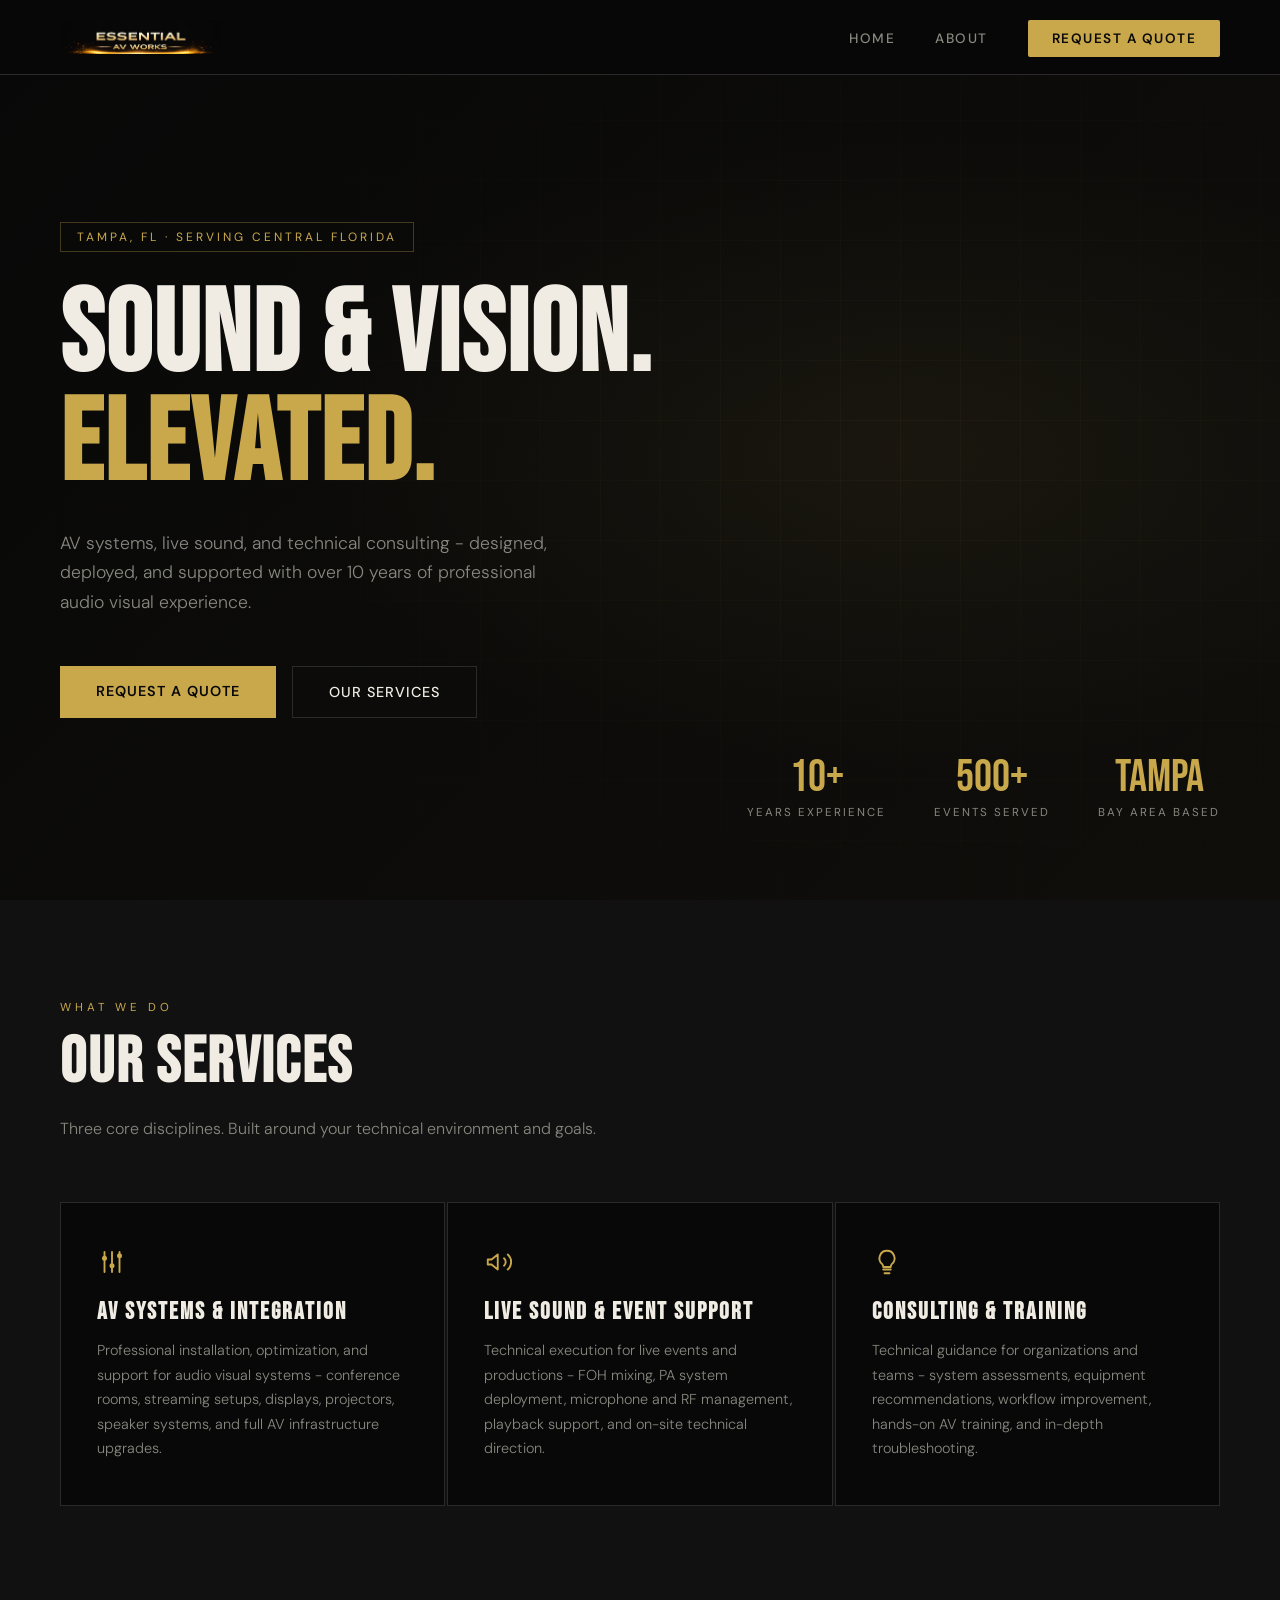
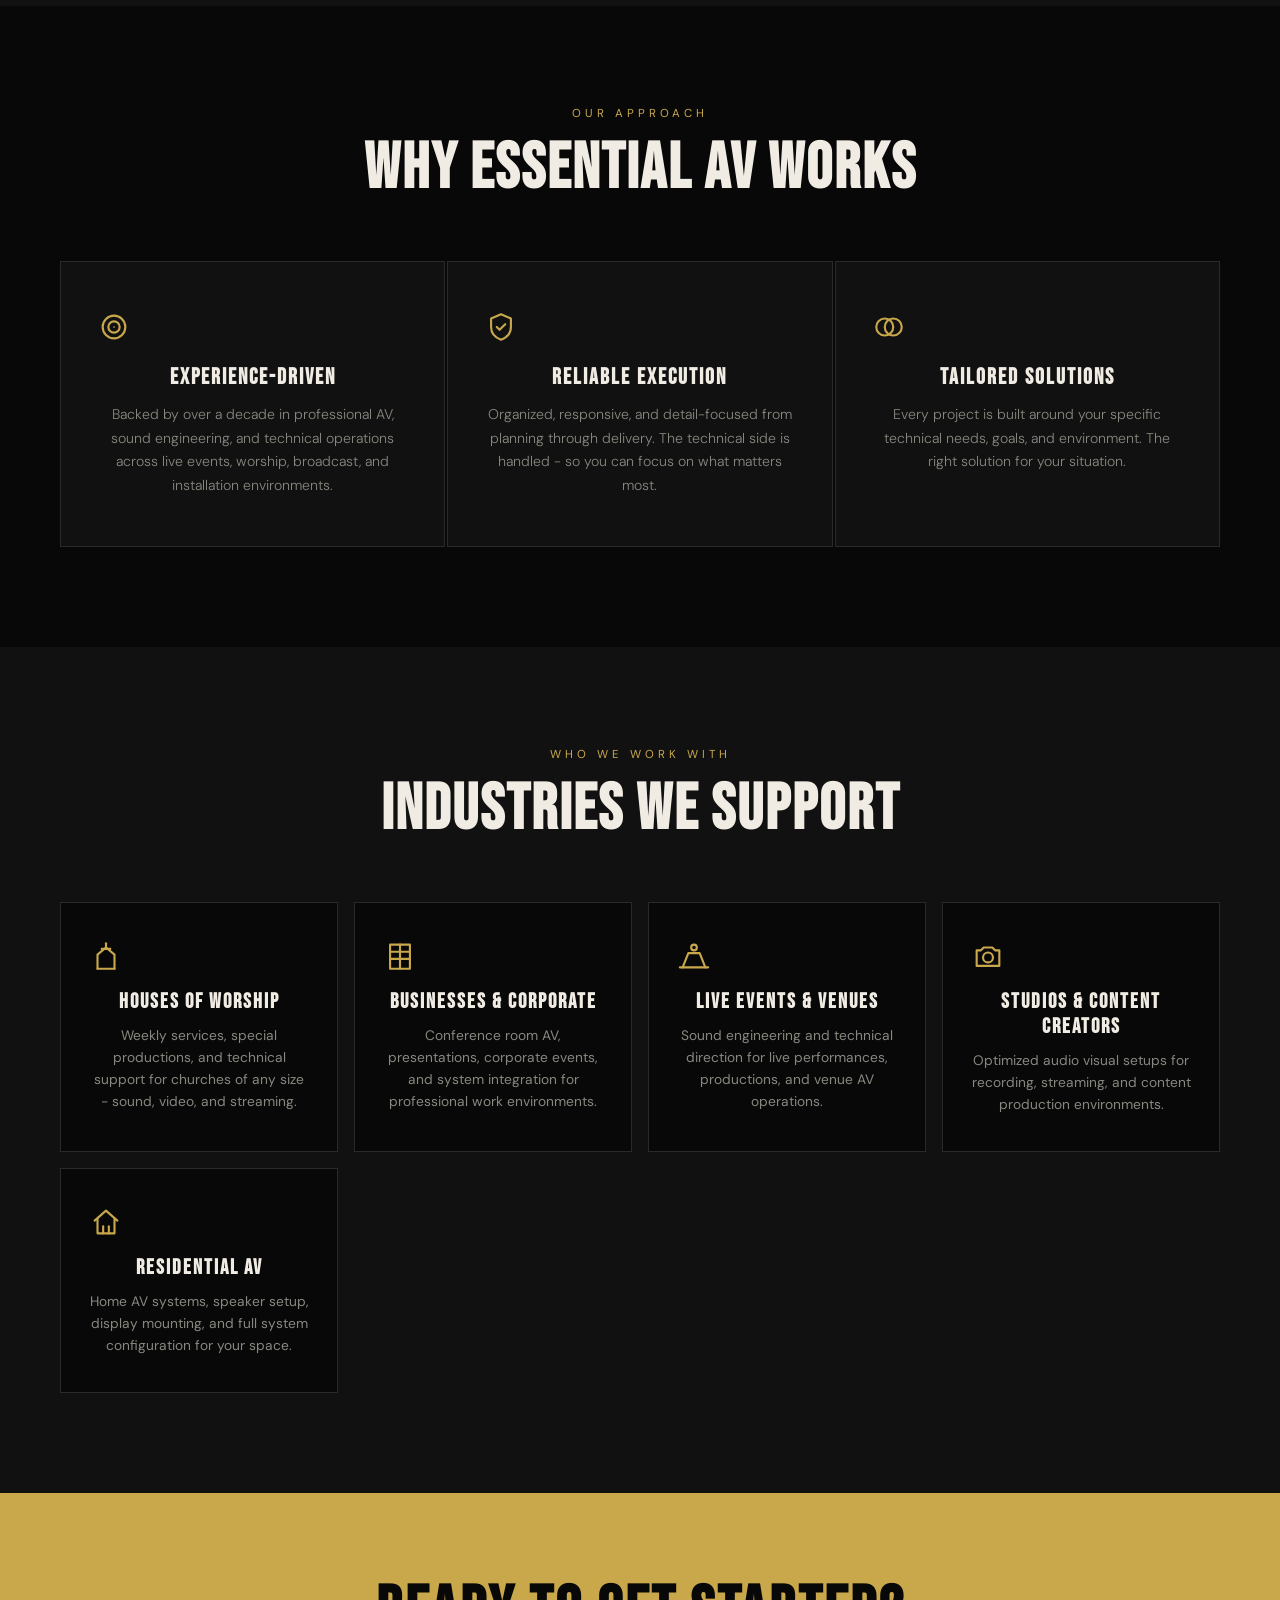
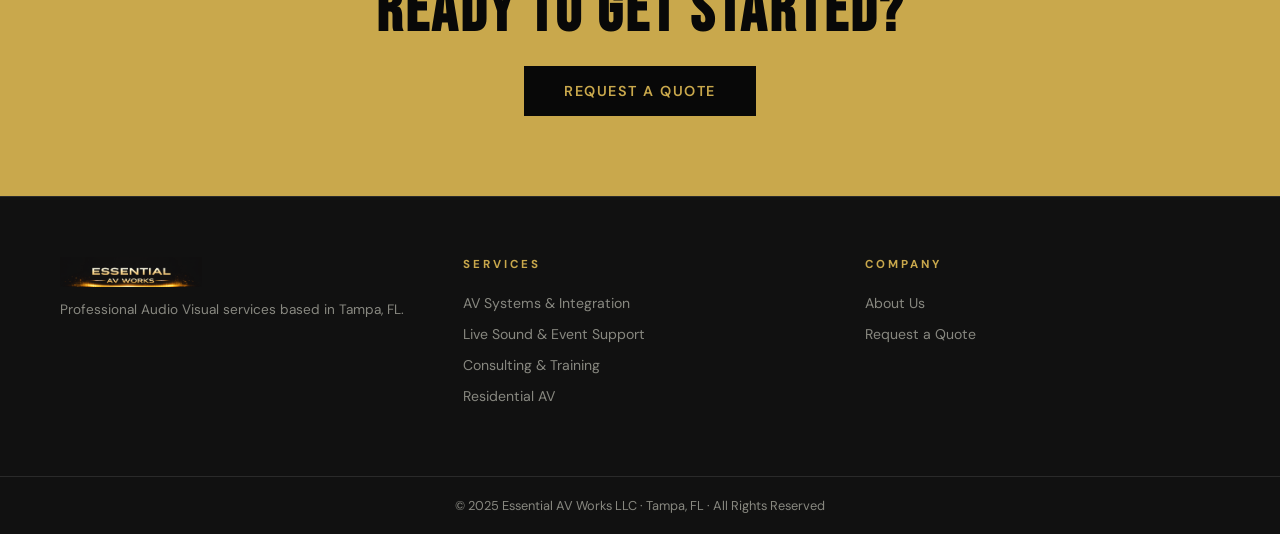
<file: index.html>
<!DOCTYPE html> 
<html>
<head>
<meta charset="utf-8">
<meta name="viewport" content="width=device-width, initial-scale=1.0">
<title>Essential AV Works | Tampa, FL</title>
<meta name="description" content="Professional Audio Visual services in Tampa, FL. Live sound, AV production, residential installs, and event support.">
<link rel="stylesheet" href="style.css">
</head>
<body>

<nav>
  <a href="index.html" class="nav-logo"><img src="logo.png" alt="Essential AV Works" class="logo-img"></a>
  <button class="hamburger" id="hamburger" aria-label="Menu">
    <span></span><span></span><span></span>
  </button>
  <ul class="nav-links" id="nav-links">
    <li><a href="index.html">Home</a></li>
    <li><a href="about.html">About</a></li>
    <li><a href="contact.html" class="nav-cta">Request a Quote</a></li>
  </ul>
</nav>

<!-- HERO -->
<section class="hero">
  <div class="hero-bg"></div>
  <div class="hero-grid"></div>
  <div class="hero-content">
    <div class="hero-tag">Tampa, FL &middot; Serving Central Florida</div>
    <h1>Sound &amp; Vision.<br><span>Elevated.</span></h1>
    <p class="hero-sub">AV systems, live sound, and technical consulting - designed, deployed, and supported with over 10 years of professional audio visual experience.</p>
    <div class="hero-actions">
      <a href="contact.html" class="btn-primary">Request a Quote</a>
      <a href="#services" class="btn-outline">Our Services</a>
    </div>
  </div>
  <div class="hero-stats">
    <div class="stat-item">
      <div class="stat-num">10+</div>
      <div class="stat-label">Years Experience</div>
    </div>
    <div class="stat-item">
      <div class="stat-num">500+</div>
      <div class="stat-label">Events Served</div>
    </div>
    <div class="stat-item">
      <div class="stat-num">Tampa</div>
      <div class="stat-label">Bay Area Based</div>
    </div>
  </div>
</section>

<!-- SERVICES -->
<section class="services-section" id="services">
  <div class="services-header">
    <span class="section-label">What We Do</span>
    <h2 class="section-title">Our Services</h2>
    <p class="section-desc">Three core disciplines. Built around your technical environment and goals.</p>
  </div>
  <div class="services-grid">
    <div class="service-card">
      <span class="service-icon"><svg viewBox="0 0 24 24" fill="none" stroke="currentColor" stroke-width="1.5" stroke-linecap="round" stroke-linejoin="round"><line x1="6" y1="4" x2="6" y2="20"/><circle cx="6" cy="9" r="2" fill="currentColor" stroke="none"/><line x1="12" y1="4" x2="12" y2="20"/><circle cx="12" cy="15" r="2" fill="currentColor" stroke="none"/><line x1="18" y1="4" x2="18" y2="20"/><circle cx="18" cy="7" r="2" fill="currentColor" stroke="none"/></svg></span>
      <h3>AV Systems &amp; Integration</h3>
      <p>Professional installation, optimization, and support for audio visual systems - conference rooms, streaming setups, displays, projectors, speaker systems, and full AV infrastructure upgrades.</p>
    </div>
    <div class="service-card">
      <span class="service-icon"><svg viewBox="0 0 24 24" fill="none" stroke="currentColor" stroke-width="1.5" stroke-linecap="round" stroke-linejoin="round"><path d="M3 10v4h3l5 4V6l-5 4H3z"/><path d="M16 9a4 4 0 0 1 0 6"/><path d="M19 6a8 8 0 0 1 0 12"/></svg></span>
      <h3>Live Sound &amp; Event Support</h3>
      <p>Technical execution for live events and productions - FOH mixing, PA system deployment, microphone and RF management, playback support, and on-site technical direction.</p>
    </div>
    <div class="service-card">
      <span class="service-icon"><svg viewBox="0 0 24 24" fill="none" stroke="currentColor" stroke-width="1.5" stroke-linecap="round" stroke-linejoin="round"><path d="M9 18h6"/><path d="M10 21h4"/><path d="M12 3a6 6 0 0 0-4 10.5c.6.6 1 1.4 1 2.5h6c0-1.1.4-1.9 1-2.5A6 6 0 0 0 12 3z"/></svg></span>
      <h3>Consulting &amp; Training</h3>
      <p>Technical guidance for organizations and teams - system assessments, equipment recommendations, workflow improvement, hands-on AV training, and in-depth troubleshooting.</p>
    </div>
  </div>
</section>

<!-- PILLARS -->
<section class="pillars-section">
  <div style="max-width: 1200px; margin: 0 auto; text-align: center;">
    <span class="section-label">Our Approach</span>
    <h2 class="section-title">Why Essential AV Works</h2>
  </div>
  <div class="pillars-grid">
    <div class="pillar">
      <span class="pillar-icon"><svg viewBox="0 0 24 24" fill="none" stroke="currentColor" stroke-width="1.5" stroke-linecap="round" stroke-linejoin="round"><circle cx="12" cy="12" r="8"/><circle cx="12" cy="12" r="4"/><circle cx="12" cy="12" r="0.6" fill="currentColor" stroke="none"/></svg></span>
      <h3>Experience-Driven</h3>
      <p>Backed by over a decade in professional AV, sound engineering, and technical operations across live events, worship, broadcast, and installation environments.</p>
    </div>
    <div class="pillar">
      <span class="pillar-icon"><svg viewBox="0 0 24 24" fill="none" stroke="currentColor" stroke-width="1.5" stroke-linecap="round" stroke-linejoin="round"><path d="M12 3l7 3v6c0 4.5-3 7.5-7 9-4-1.5-7-4.5-7-9V6l7-3z"/><path d="M9 12l2 2 4-4"/></svg></span>
      <h3>Reliable Execution</h3>
      <p>Organized, responsive, and detail-focused from planning through delivery. The technical side is handled - so you can focus on what matters most.</p>
    </div>
    <div class="pillar">
      <span class="pillar-icon"><svg viewBox="0 0 24 24" fill="none" stroke="currentColor" stroke-width="1.5" stroke-linecap="round" stroke-linejoin="round"><circle cx="9" cy="12" r="6"/><circle cx="15" cy="12" r="6"/></svg></span>
      <h3>Tailored Solutions</h3>
      <p>Every project is built around your specific technical needs, goals, and environment. The right solution for your situation.</p>
    </div>
  </div>
</section>

<!-- INDUSTRIES -->
<section class="events-section">
  <div class="events-header">
    <span class="section-label">Who We Work With</span>
    <h2 class="section-title">Industries We Support</h2>
  </div>
  <div class="events-grid">
    <div class="event-card">
      <span class="event-emoji"><svg viewBox="0 0 24 24" fill="none" stroke="currentColor" stroke-width="1.5" stroke-linecap="round" stroke-linejoin="round"><path d="M12 3v4"/><path d="M9 7h6"/><path d="M6 21V11l6-5 6 5v10"/><path d="M6 21h12"/></svg></span>
      <h3>Houses of Worship</h3>
      <p>Weekly services, special productions, and technical support for churches of any size - sound, video, and streaming.</p>
    </div>
    <div class="event-card">
      <span class="event-emoji"><svg viewBox="0 0 24 24" fill="none" stroke="currentColor" stroke-width="1.5" stroke-linecap="round" stroke-linejoin="round"><rect x="5" y="4" width="14" height="17"/><line x1="5" y1="9" x2="19" y2="9"/><line x1="5" y1="14" x2="19" y2="14"/><line x1="12" y1="4" x2="12" y2="21"/></svg></span>
      <h3>Businesses &amp; Corporate</h3>
      <p>Conference room AV, presentations, corporate events, and system integration for professional work environments.</p>
    </div>
    <div class="event-card">
      <span class="event-emoji"><svg viewBox="0 0 24 24" fill="none" stroke="currentColor" stroke-width="1.5" stroke-linecap="round" stroke-linejoin="round"><path d="M4 20l4-10h8l4 10"/><line x1="2" y1="20" x2="22" y2="20"/><circle cx="12" cy="6" r="2"/></svg></span>
      <h3>Live Events &amp; Venues</h3>
      <p>Sound engineering and technical direction for live performances, productions, and venue AV operations.</p>
    </div>
    <div class="event-card">
      <span class="event-emoji"><svg viewBox="0 0 24 24" fill="none" stroke="currentColor" stroke-width="1.5" stroke-linecap="round" stroke-linejoin="round"><path d="M4 8h3l2-2h6l2 2h3v11H4z"/><circle cx="12" cy="13" r="3.5"/></svg></span>
      <h3>Studios &amp; Content Creators</h3>
      <p>Optimized audio visual setups for recording, streaming, and content production environments.</p>
    </div>
    <div class="event-card">
      <span class="event-emoji"><svg viewBox="0 0 24 24" fill="none" stroke="currentColor" stroke-width="1.5" stroke-linecap="round" stroke-linejoin="round"><path d="M4 11l8-7 8 7"/><path d="M6 10v10h12V10"/><line x1="10" y1="20" x2="10" y2="15"/><line x1="14" y1="20" x2="14" y2="15"/></svg></span>
      <h3>Residential AV</h3>
      <p>Home AV systems, speaker setup, display mounting, and full system configuration for your space.</p>
    </div>
  </div>
</section>

<!-- CTA -->
<div class="cta-strip">
  <h2>Ready to Get Started?</h2>
  
  <a href="contact.html" class="btn-dark">Request a Quote</a>
</div>

<footer>
  <div class="footer-brand">
    <a href="index.html" class="nav-logo"><img src="logo.png" alt="Essential AV Works" class="logo-img"></a>
    <p>Professional Audio Visual services based in Tampa, FL.</p>
  </div>
  <div class="footer-col">
    <h4>Services</h4>
    <ul>
      <li><a href="index.html#services">AV Systems &amp; Integration</a></li>
      <li><a href="index.html#services">Live Sound &amp; Event Support</a></li>
      <li><a href="index.html#services">Consulting &amp; Training</a></li>
      <li><a href="index.html#services">Residential AV</a></li>
    </ul>
  </div>
  <div class="footer-col">
    <h4>Company</h4>
    <ul>
      <li><a href="about.html">About Us</a></li>
      <li><a href="contact.html">Request a Quote</a></li>
    </ul>
  </div>
</footer>
<div class="footer-bottom">&copy; 2025 Essential AV Works LLC &middot; Tampa, FL &middot; All Rights Reserved</div>

<script>
  const btn = document.getElementById('hamburger');
  const nav = document.getElementById('nav-links');
  btn.addEventListener('click', () => {
    btn.classList.toggle('open');
    nav.classList.toggle('open');
  });
</script>
</body>
</html>
</file>
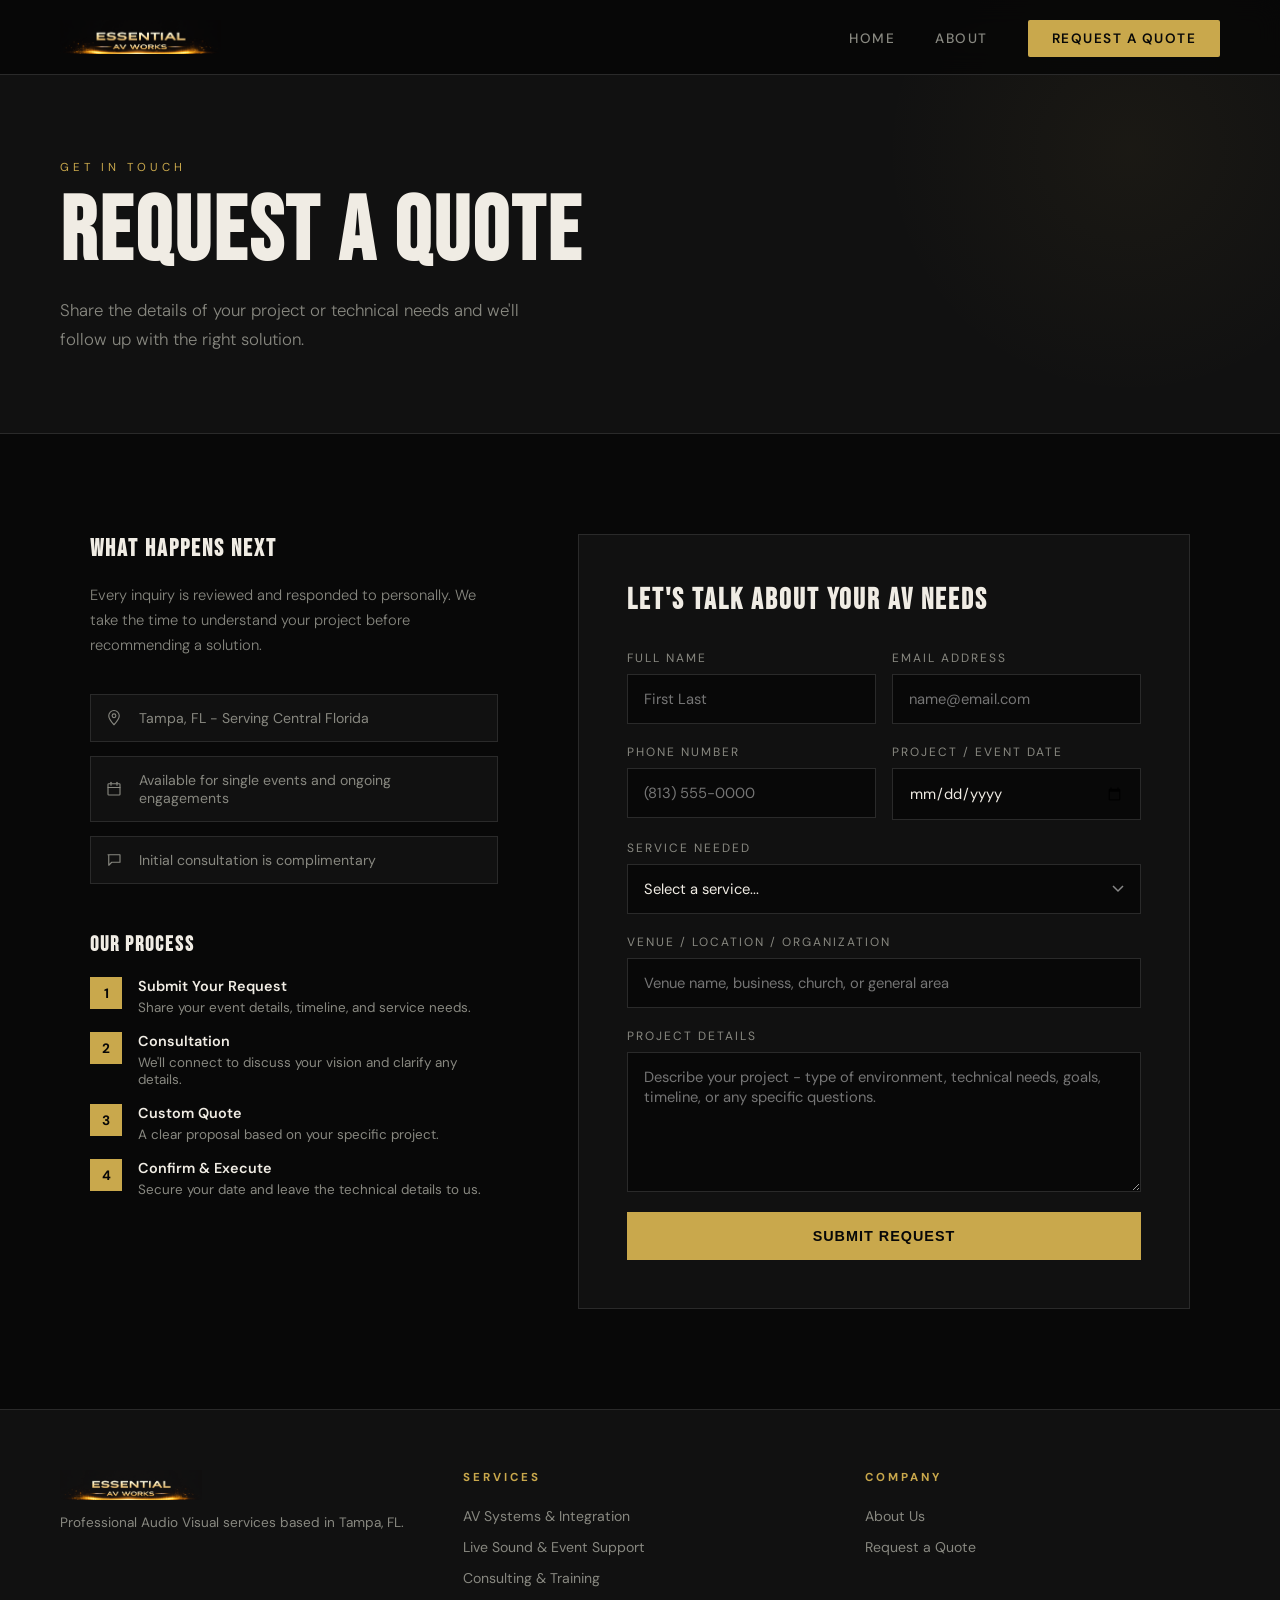
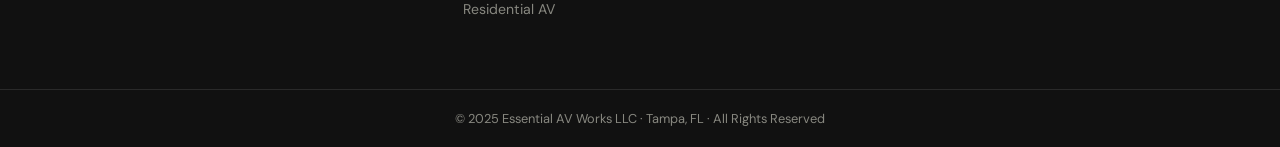
<file: contact.html>
<!DOCTYPE html>
<html>
<head>
<meta charset="utf-8">
<meta name="viewport" content="width=device-width, initial-scale=1.0">
<title>Request a Quote - Essential AV Works</title>
<meta name="description" content="Request a quote from Essential AV Works for your event, production, or residential AV project in Tampa, FL.">
<link rel="stylesheet" href="style.css">
</head>
<body>

<nav>
  <a href="index.html" class="nav-logo"><img src="logo.png" alt="Essential AV Works" class="logo-img"></a>
  <button class="hamburger" id="hamburger" aria-label="Menu">
    <span></span><span></span><span></span>
  </button>
  <ul class="nav-links" id="nav-links">
    <li><a href="index.html">Home</a></li>
    <li><a href="about.html">About</a></li>
    <li><a href="contact.html" class="nav-cta">Request a Quote</a></li>
  </ul>
</nav>

<div class="page-hero">
  <span class="section-label">Get in Touch</span>
  <h1>Request a Quote</h1>
  <p>Share the details of your project or technical needs and we'll follow up with the right solution.</p>
</div>

<section style="background: var(--bg); padding: 100px 60px;">
  <div class="contact-grid">

    <!-- LEFT -->
    <div class="contact-info">
      <h3>What Happens Next</h3>
      <p>Every inquiry is reviewed and responded to personally. We take the time to understand your project before recommending a solution.</p>

      <div class="contact-details">
        <div class="contact-detail">
          <span class="contact-detail-icon"><svg viewBox="0 0 24 24" fill="none" stroke="currentColor" stroke-width="1.5" stroke-linecap="round" stroke-linejoin="round"><path d="M12 21s7-7.5 7-12a7 7 0 0 0-14 0c0 4.5 7 12 7 12z"/><circle cx="12" cy="9" r="2.5"/></svg></span>
          <span>Tampa, FL - Serving Central Florida</span>
        </div>
        <div class="contact-detail">
          <span class="contact-detail-icon"><svg viewBox="0 0 24 24" fill="none" stroke="currentColor" stroke-width="1.5" stroke-linecap="round" stroke-linejoin="round"><rect x="4" y="5" width="16" height="15" rx="1"/><line x1="4" y1="10" x2="20" y2="10"/><line x1="8" y1="3" x2="8" y2="7"/><line x1="16" y1="3" x2="16" y2="7"/></svg></span>
          <span>Available for single events and ongoing engagements</span>
        </div>
        <div class="contact-detail">
          <span class="contact-detail-icon"><svg viewBox="0 0 24 24" fill="none" stroke="currentColor" stroke-width="1.5" stroke-linecap="round" stroke-linejoin="round"><path d="M4 5h16v10H9l-4 4V5z"/></svg></span>
          <span>Initial consultation is complimentary</span>
        </div>
      </div>

      <div style="margin-top: 48px;">
        <h3 style="font-family: 'Bebas Neue'; font-size: 1.3rem; letter-spacing: 2px; margin-bottom: 20px;">Our Process</h3>
        <div style="display: flex; flex-direction: column; gap: 16px;">
          <div style="display: flex; gap: 16px; align-items: flex-start;">
            <div style="width: 32px; height: 32px; background: var(--gold); color: var(--bg); display: flex; align-items: center; justify-content: center; font-weight: 700; font-size: 0.85rem; flex-shrink: 0;">1</div>
            <div>
              <div style="font-weight: 600; font-size: 0.9rem; margin-bottom: 4px;">Submit Your Request</div>
              <div style="color: var(--muted); font-size: 0.84rem;">Share your event details, timeline, and service needs.</div>
            </div>
          </div>
          <div style="display: flex; gap: 16px; align-items: flex-start;">
            <div style="width: 32px; height: 32px; background: var(--gold); color: var(--bg); display: flex; align-items: center; justify-content: center; font-weight: 700; font-size: 0.85rem; flex-shrink: 0;">2</div>
            <div>
              <div style="font-weight: 600; font-size: 0.9rem; margin-bottom: 4px;">Consultation</div>
              <div style="color: var(--muted); font-size: 0.84rem;">We'll connect to discuss your vision and clarify any details.</div>
            </div>
          </div>
          <div style="display: flex; gap: 16px; align-items: flex-start;">
            <div style="width: 32px; height: 32px; background: var(--gold); color: var(--bg); display: flex; align-items: center; justify-content: center; font-weight: 700; font-size: 0.85rem; flex-shrink: 0;">3</div>
            <div>
              <div style="font-weight: 600; font-size: 0.9rem; margin-bottom: 4px;">Custom Quote</div>
              <div style="color: var(--muted); font-size: 0.84rem;">A clear proposal based on your specific project.</div>
            </div>
          </div>
          <div style="display: flex; gap: 16px; align-items: flex-start;">
            <div style="width: 32px; height: 32px; background: var(--gold); color: var(--bg); display: flex; align-items: center; justify-content: center; font-weight: 700; font-size: 0.85rem; flex-shrink: 0;">4</div>
            <div>
              <div style="font-weight: 600; font-size: 0.9rem; margin-bottom: 4px;">Confirm &amp; Execute</div>
              <div style="color: var(--muted); font-size: 0.84rem;">Secure your date and leave the technical details to us.</div>
            </div>
          </div>
        </div>
      </div>
    </div>

    <!-- FORM -->
    <div class="contact-form-wrap">
      <h3>Let's Talk About Your AV Needs</h3>
      <form action="https://formspree.io/f/meerylab" method="POST">
        <div class="form-row">
          <div class="form-group">
            <label for="name">Full Name</label>
            <input type="text" name="name" id="name" placeholder="First Last" required>
          </div>
          <div class="form-group">
            <label for="email">Email Address</label>
            <input type="email" name="email" id="email" placeholder="name@email.com" required>
          </div>
        </div>
        <div class="form-row">
          <div class="form-group">
            <label for="phone">Phone Number</label>
            <input type="tel" name="phone" id="phone" placeholder="(813) 555-0000">
          </div>
          <div class="form-group">
            <label for="event_date">Project / Event Date</label>
            <input type="date" name="event_date" id="event_date">
          </div>
        </div>
        <div class="form-group">
          <label for="service">Service Needed</label>
          <select name="service" id="service" required>
            <option value="" disabled selected>Select a service...</option>
            <option value="av_systems">AV Systems &amp; Integration</option>
            <option value="live_sound">Live Sound &amp; Event Support</option>
            <option value="consulting">Consulting &amp; Training</option>
            <option value="residential">Residential AV</option>
            <option value="other">Not Sure - Let's Talk</option>
          </select>
        </div>
        <div class="form-group">
          <label for="venue">Venue / Location / Organization</label>
          <input type="text" name="venue" id="venue" placeholder="Venue name, business, church, or general area">
        </div>
        <div class="form-group">
          <label for="message">Project Details</label>
          <textarea name="message" id="message" placeholder="Describe your project - type of environment, technical needs, goals, timeline, or any specific questions." required></textarea>
        </div>
        <input type="submit" value="Submit Request" class="btn-primary" style="width: 100%; font-size: 0.9rem; cursor: pointer; border: none;">
      </form>
    </div>

  </div>
</section>

<footer>
  <div class="footer-brand">
    <a href="index.html" class="nav-logo"><img src="logo.png" alt="Essential AV Works" class="logo-img"></a>
    <p>Professional Audio Visual services based in Tampa, FL.</p>
  </div>
  <div class="footer-col">
    <h4>Services</h4>
    <ul>
      <li><a href="index.html#services">AV Systems &amp; Integration</a></li>
      <li><a href="index.html#services">Live Sound &amp; Event Support</a></li>
      <li><a href="index.html#services">Consulting &amp; Training</a></li>
      <li><a href="index.html#services">Residential AV</a></li>
    </ul>
  </div>
  <div class="footer-col">
    <h4>Company</h4>
    <ul>
      <li><a href="about.html">About Us</a></li>
      <li><a href="contact.html">Request a Quote</a></li>
    </ul>
  </div>
</footer>
<div class="footer-bottom">&copy; 2025 Essential AV Works LLC &middot; Tampa, FL &middot; All Rights Reserved</div>

<script>
  const btn = document.getElementById('hamburger');
  const nav = document.getElementById('nav-links');
  btn.addEventListener('click', () => {
    btn.classList.toggle('open');
    nav.classList.toggle('open');
  });
</script>
</body>
</html>
</file>
<file: style.css>
@import url('https://fonts.googleapis.com/css2?family=Bebas+Neue&family=DM+Sans:wght@300;400;500;600&display=swap');

:root {
  --bg: #080808;
  --surface: #111111;
  --surface2: #1a1a1a;
  --gold: #c9a84c;
  --gold-light: #e2c27d;
  --text: #f0ece4;
  --muted: #888880;
  --border: #2a2a2a;
}

* { margin: 0; padding: 0; box-sizing: border-box; }
html { scroll-behavior: smooth; }

body {
  font-family: 'DM Sans', sans-serif;
  background: var(--bg);
  color: var(--text);
  overflow-x: hidden;
}

/* ── NAV ── */
nav {
  position: fixed;
  top: 0; left: 0; right: 0;
  z-index: 100;
  display: flex;
  justify-content: space-between;
  align-items: center;
  padding: 20px 60px;
  background: rgba(8,8,8,0.95);
  backdrop-filter: blur(12px);
  border-bottom: 1px solid var(--border);
  flex-wrap: wrap;
}

.nav-logo {
  font-family: 'Bebas Neue', sans-serif;
  font-size: 1.5rem;
  letter-spacing: 3px;
  color: var(--text);
  text-decoration: none;
  display: inline-flex;
  align-items: center;
}

.nav-logo span { color: var(--gold); }

.logo-img {
  height: 34px;
  width: auto;
  display: block;
}

.footer-brand .logo-img { height: 30px; }

.nav-links { display: flex; gap: 40px; list-style: none; }

.nav-links a {
  color: var(--muted);
  text-decoration: none;
  font-size: 0.85rem;
  font-weight: 500;
  letter-spacing: 1.5px;
  text-transform: uppercase;
  transition: color 0.2s;
}

.nav-links a:hover { color: var(--gold); }

.nav-cta {
  background: var(--gold) !important;
  color: var(--bg) !important;
  padding: 10px 24px;
  border-radius: 2px;
  font-weight: 600 !important;
}

.nav-cta:hover { background: var(--gold-light) !important; color: var(--bg) !important; }

/* ── HERO ── */
.hero {
  min-height: 100vh;
  display: flex;
  align-items: center;
  position: relative;
  overflow: hidden;
  padding: 120px 60px 80px;
}

.hero-bg {
  position: absolute;
  inset: 0;
  background:
    radial-gradient(ellipse 80% 60% at 70% 50%, rgba(201,168,76,0.07) 0%, transparent 60%),
    linear-gradient(135deg, #080808 0%, #0f0e0b 100%);
}

.hero-grid {
  position: absolute;
  inset: 0;
  background-image:
    linear-gradient(rgba(201,168,76,0.04) 1px, transparent 1px),
    linear-gradient(90deg, rgba(201,168,76,0.04) 1px, transparent 1px);
  background-size: 60px 60px;
  mask-image: radial-gradient(ellipse 70% 70% at 70% 50%, black, transparent);
}

.hero-content {
  position: relative;
  max-width: 680px;
  animation: fadeUp 1s ease both;
}

.hero-tag {
  display: inline-block;
  font-size: 0.75rem;
  letter-spacing: 3px;
  text-transform: uppercase;
  color: var(--gold);
  border: 1px solid rgba(201,168,76,0.3);
  padding: 6px 16px;
  margin-bottom: 30px;
}

.hero h1 {
  font-family: 'Bebas Neue', sans-serif;
  font-size: clamp(4rem, 9vw, 7.5rem);
  line-height: 0.95;
  letter-spacing: 2px;
  margin-bottom: 28px;
}

.hero h1 span { color: var(--gold); }

.hero-sub {
  font-size: 1.1rem;
  color: var(--muted);
  font-weight: 300;
  line-height: 1.7;
  max-width: 500px;
  margin-bottom: 48px;
}

.hero-actions { display: flex; gap: 16px; flex-wrap: wrap; }

.btn-primary {
  background: var(--gold);
  color: var(--bg);
  padding: 16px 36px;
  font-weight: 600;
  font-size: 0.9rem;
  letter-spacing: 1px;
  text-transform: uppercase;
  text-decoration: none;
  border: none;
  cursor: pointer;
  transition: background 0.2s, transform 0.2s;
  display: inline-block;
}

.btn-primary:hover { background: var(--gold-light); transform: translateY(-1px); }

.btn-outline {
  border: 1px solid var(--border);
  color: var(--text);
  padding: 16px 36px;
  font-weight: 500;
  font-size: 0.9rem;
  letter-spacing: 1px;
  text-transform: uppercase;
  text-decoration: none;
  transition: border-color 0.2s, color 0.2s;
  display: inline-block;
}

.btn-outline:hover { border-color: var(--gold); color: var(--gold); }

.hero-stats {
  position: absolute;
  right: 60px;
  bottom: 80px;
  display: flex;
  gap: 48px;
  animation: fadeUp 1s 0.3s ease both;
}

.stat-item { text-align: center; }
.stat-num { font-family: 'Bebas Neue', sans-serif; font-size: 2.8rem; color: var(--gold); line-height: 1; }
.stat-label { font-size: 0.72rem; letter-spacing: 2px; text-transform: uppercase; color: var(--muted); margin-top: 4px; }

/* ── SECTION BASE ── */
section { padding: 100px 60px; }

.section-label {
  font-size: 0.72rem;
  letter-spacing: 4px;
  text-transform: uppercase;
  color: var(--gold);
  margin-bottom: 16px;
  display: block;
}

.section-title {
  font-family: 'Bebas Neue', sans-serif;
  font-size: clamp(2.5rem, 5vw, 4rem);
  letter-spacing: 2px;
  line-height: 1;
  margin-bottom: 20px;
}

.section-desc {
  color: var(--muted);
  font-size: 1rem;
  line-height: 1.7;
  max-width: 560px;
  font-weight: 300;
}

/* ── SERVICES GRID ── */
.services-section { background: var(--surface); }
.services-header { max-width: 1200px; margin: 0 auto 60px; }

.services-grid {
  display: grid;
  grid-template-columns: repeat(auto-fit, minmax(280px, 1fr));
  gap: 2px;
  max-width: 1200px;
  margin: 0 auto;
}

.service-card {
  background: var(--bg);
  padding: 44px 36px;
  position: relative;
  overflow: hidden;
  transition: background 0.3s;
  border: 1px solid var(--border);
}

.service-card:hover { background: var(--surface2); }

.service-card::before {
  content: '';
  position: absolute;
  top: 0; left: 0; right: 0;
  height: 2px;
  background: var(--gold);
  transform: scaleX(0);
  transition: transform 0.3s;
  transform-origin: left;
}

.service-card:hover::before { transform: scaleX(1); }

.service-icon { font-size: 1.8rem; margin-bottom: 20px; display: block; }

.service-card h3 {
  font-family: 'Bebas Neue', sans-serif;
  font-size: 1.5rem;
  letter-spacing: 2px;
  margin-bottom: 12px;
}

.service-card p { color: var(--muted); font-size: 0.9rem; line-height: 1.7; font-weight: 300; }

/* ── PILLARS ── */
.pillars-section { background: var(--bg); }

.pillars-grid {
  display: grid;
  grid-template-columns: repeat(3, 1fr);
  gap: 2px;
  max-width: 1200px;
  margin: 60px auto 0;
}

.pillar {
  background: var(--surface);
  border: 1px solid var(--border);
  padding: 48px 36px;
  text-align: center;
}

.pillar-icon { font-size: 2rem; display: block; margin-bottom: 20px; }
.pillar h3 { font-family: 'Bebas Neue', sans-serif; font-size: 1.4rem; letter-spacing: 2px; margin-bottom: 12px; }
.pillar p { color: var(--muted); font-size: 0.88rem; line-height: 1.7; font-weight: 300; }

/* ── EVENTS ── */
.events-section { background: var(--surface); }
.events-header { max-width: 1200px; margin: 0 auto 60px; text-align: center; }

.events-grid {
  display: grid;
  grid-template-columns: repeat(auto-fit, minmax(220px, 1fr));
  gap: 16px;
  max-width: 1200px;
  margin: 0 auto;
}

.event-card {
  background: var(--bg);
  border: 1px solid var(--border);
  padding: 36px 28px;
  text-align: center;
  transition: transform 0.3s, border-color 0.3s;
}

.event-card:hover { transform: translateY(-4px); border-color: var(--gold); }
.event-emoji { font-size: 2.2rem; display: block; margin-bottom: 16px; }
.event-card h3 { font-family: 'Bebas Neue', sans-serif; font-size: 1.3rem; letter-spacing: 2px; margin-bottom: 10px; }
.event-card p { color: var(--muted); font-size: 0.86rem; line-height: 1.6; }

/* ── CTA STRIP ── */
.cta-strip { background: var(--gold); padding: 80px 60px; text-align: center; }
.cta-strip h2 { font-family: 'Bebas Neue', sans-serif; font-size: clamp(2.5rem, 5vw, 4rem); color: var(--bg); letter-spacing: 3px; margin-bottom: 16px; }
.cta-strip p { color: rgba(8,8,8,0.65); font-size: 1rem; margin-bottom: 36px; font-weight: 300; }

.btn-dark {
  background: var(--bg);
  color: var(--gold);
  padding: 16px 40px;
  font-weight: 600;
  font-size: 0.9rem;
  letter-spacing: 1.5px;
  text-transform: uppercase;
  text-decoration: none;
  display: inline-block;
  transition: background 0.2s;
}

.btn-dark:hover { background: #1a1a1a; }

/* ── FOOTER ── */
footer {
  background: var(--surface);
  border-top: 1px solid var(--border);
  padding: 60px;
  display: grid;
  grid-template-columns: 1fr 1fr 1fr;
  gap: 48px;
}

.footer-brand .nav-logo { font-size: 1.3rem; display: block; margin-bottom: 12px; }
.footer-brand p { color: var(--muted); font-size: 0.85rem; line-height: 1.6; }
.footer-col h4 { font-size: 0.72rem; letter-spacing: 3px; text-transform: uppercase; color: var(--gold); margin-bottom: 20px; }
.footer-col ul { list-style: none; }
.footer-col ul li { margin-bottom: 10px; }
.footer-col ul li a { color: var(--muted); text-decoration: none; font-size: 0.88rem; transition: color 0.2s; }
.footer-col ul li a:hover { color: var(--text); }

.footer-bottom {
  background: var(--surface);
  border-top: 1px solid var(--border);
  padding: 20px 60px;
  text-align: center;
  color: var(--muted);
  font-size: 0.8rem;
}

/* ── PAGE HERO ── */
.page-hero {
  padding: 160px 60px 80px;
  background: var(--surface);
  border-bottom: 1px solid var(--border);
  position: relative;
  overflow: hidden;
}

.page-hero::after {
  content: '';
  position: absolute;
  right: -100px; top: -100px;
  width: 500px; height: 500px;
  background: radial-gradient(circle, rgba(201,168,76,0.05) 0%, transparent 70%);
}

.page-hero h1 { font-family: 'Bebas Neue', sans-serif; font-size: clamp(3rem, 7vw, 6rem); letter-spacing: 3px; line-height: 0.95; }
.page-hero p { color: var(--muted); font-size: 1.05rem; max-width: 500px; margin-top: 20px; font-weight: 300; line-height: 1.7; }

/* ── ABOUT ── */
.about-grid {
  display: grid;
  grid-template-columns: 1fr 1.4fr;
  gap: 80px;
  align-items: start;
  max-width: 1200px;
  margin: 0 auto;
}

.about-photo-box {
  background: var(--surface);
  border: 1px solid var(--border);
  aspect-ratio: 3/4;
  display: flex;
  align-items: center;
  justify-content: center;
  font-size: 5rem;
  position: relative;
  overflow: hidden;
}

.about-photo-box img { width: 100%; height: 100%; object-fit: cover; }

.about-content .section-title { text-align: left; }
.about-content p { color: var(--muted); font-size: 0.95rem; line-height: 1.8; margin-bottom: 20px; font-weight: 300; }
.about-content strong { color: var(--text); font-weight: 600; }

.credentials { margin-top: 36px; display: flex; flex-direction: column; gap: 10px; }
.credential {
  display: flex;
  justify-content: space-between;
  align-items: center;
  padding: 14px 18px;
  background: var(--surface);
  border: 1px solid var(--border);
  font-size: 0.88rem;
}
.credential span:first-child { font-weight: 500; }
.credential span:last-child { color: var(--gold); font-size: 0.8rem; }

/* ── SKILLS TABLE ── */
.skills-section { background: var(--surface); }

.skills-table {
  max-width: 1000px;
  margin: 60px auto 0;
  width: 100%;
  border-collapse: collapse;
}

.skills-table th {
  background: var(--bg);
  color: var(--gold);
  font-size: 0.72rem;
  letter-spacing: 3px;
  text-transform: uppercase;
  padding: 16px 24px;
  text-align: left;
  border-bottom: 2px solid var(--border);
}

.skills-table td { padding: 14px 24px; border-bottom: 1px solid var(--border); font-size: 0.9rem; }
.skills-table tr:hover td { background: rgba(201,168,76,0.03); }

/* ── CONTACT ── */
.contact-grid {
  display: grid;
  grid-template-columns: 1fr 1.5fr;
  gap: 80px;
  max-width: 1100px;
  margin: 0 auto;
}

.contact-info h3 { font-family: 'Bebas Neue', sans-serif; font-size: 1.5rem; letter-spacing: 2px; margin-bottom: 20px; }
.contact-info p { color: var(--muted); font-size: 0.92rem; line-height: 1.7; margin-bottom: 36px; font-weight: 300; }

.contact-details { display: flex; flex-direction: column; gap: 14px; }
.contact-detail { display: flex; gap: 16px; align-items: center; padding: 14px; background: var(--surface); border: 1px solid var(--border); }
.contact-detail-icon { font-size: 1.1rem; }
.contact-detail span { font-size: 0.88rem; color: var(--muted); }

.contact-form-wrap { background: var(--surface); border: 1px solid var(--border); padding: 48px; }
.contact-form-wrap h3 { font-family: 'Bebas Neue', sans-serif; font-size: 1.8rem; letter-spacing: 2px; margin-bottom: 32px; }

.form-row { display: grid; grid-template-columns: 1fr 1fr; gap: 16px; }
.form-group { display: flex; flex-direction: column; gap: 8px; margin-bottom: 20px; }
.form-group label { font-size: 0.75rem; letter-spacing: 2px; text-transform: uppercase; color: var(--muted); }

.form-group input,
.form-group select,
.form-group textarea {
  background: var(--bg);
  border: 1px solid var(--border);
  color: var(--text);
  padding: 14px 16px;
  font-family: 'DM Sans', sans-serif;
  font-size: 0.92rem;
  outline: none;
  transition: border-color 0.2s;
  width: 100%;
}

.form-group input:focus, .form-group textarea:focus { border-color: var(--gold); }

.form-group select {
  appearance: none;
  cursor: pointer;
  background-image: url("data:image/svg+xml,%3Csvg xmlns='http://www.w3.org/2000/svg' width='12' height='8' viewBox='0 0 12 8'%3E%3Cpath d='M1 1l5 5 5-5' stroke='%23888' stroke-width='1.5' fill='none'/%3E%3C/svg%3E");
  background-repeat: no-repeat;
  background-position: right 16px center;
  padding-right: 40px;
}

.form-group textarea { min-height: 140px; resize: vertical; }

.service-icon, .pillar-icon, .event-emoji, .contact-detail-icon {
  color: var(--gold);
}
.service-icon svg { width: 30px; height: 30px; display: block; }
.pillar-icon svg { width: 34px; height: 34px; display: block; }
.event-emoji svg { width: 34px; height: 34px; display: block; }
.contact-detail-icon svg { width: 18px; height: 18px; display: block; }

/* ── ANIMATIONS ── */
@keyframes fadeUp {
  from { opacity: 0; transform: translateY(30px); }
  to { opacity: 1; transform: translateY(0); }
}

/* ── HAMBURGER ── */
.hamburger { display: none; flex-direction: column; gap: 5px; cursor: pointer; padding: 4px; background: none; border: none; }
.hamburger span { display: block; width: 24px; height: 2px; background: var(--text); transition: all 0.3s; }
.hamburger.open span:nth-child(1) { transform: translateY(7px) rotate(45deg); }
.hamburger.open span:nth-child(2) { opacity: 0; }
.hamburger.open span:nth-child(3) { transform: translateY(-7px) rotate(-45deg); }

/* ── TABLET ── */
@media (max-width: 900px) {
  nav { padding: 16px 24px; }
  .hamburger { display: flex; }
  .nav-links { display: none; flex-direction: column; width: 100%; gap: 0; padding: 12px 0; border-top: 1px solid var(--border); margin-top: 12px; }
  .nav-links.open { display: flex; }
  .nav-links li { width: 100%; }
  .nav-links a { display: block; padding: 12px 0; font-size: 1rem; border-bottom: 1px solid var(--border); }
  .nav-cta { margin-top: 12px; text-align: center; padding: 14px !important; display: block; }

  .hero { padding: 100px 24px 60px; min-height: auto; }
  .hero h1 { font-size: clamp(3rem, 15vw, 5rem); }
  .hero-sub { font-size: 1rem; }
  .hero-stats { position: static; margin-top: 48px; gap: 24px; flex-wrap: wrap; }
  .hero-actions { flex-direction: column; }
  .btn-primary, .btn-outline { text-align: center; width: 100%; }

  section { padding: 60px 24px; }
  .page-hero { padding: 110px 24px 50px; }
  .services-grid { grid-template-columns: 1fr; }
  .pillars-grid { grid-template-columns: 1fr; }
  .events-grid { grid-template-columns: 1fr 1fr; gap: 12px; }
  .cta-strip { padding: 60px 24px; }
  footer { grid-template-columns: 1fr; padding: 48px 24px; gap: 32px; }
  .footer-bottom { padding: 16px 24px; }
  .about-grid { grid-template-columns: 1fr; gap: 40px; }
  .about-photo-box { aspect-ratio: 4/3; }
  .contact-grid { grid-template-columns: 1fr; gap: 40px; }
  .form-row { grid-template-columns: 1fr; }
  .contact-form-wrap { padding: 24px; }
  div[style*="grid-template-columns: 1fr 1fr"],
  div[style*="grid-template-columns: 1fr 1.4fr"],
  div[style*="grid-template-columns: 1fr 1.5fr"] {
    display: flex !important; flex-direction: column !important; gap: 40px !important;
  }
}

/* ── MOBILE ── */
@media (max-width: 480px) {
  .hero h1 { font-size: clamp(2.8rem, 14vw, 4rem); }
  .section-title { font-size: 2rem; }
  .events-grid { grid-template-columns: 1fr; }
  .service-card { padding: 32px 24px; }
  .contact-form-wrap { padding: 20px; }
  .page-hero h1 { font-size: 2.8rem; }
  .cta-strip h2 { font-size: 1.8rem; }
  footer { padding: 36px 20px; }
}
</file>
